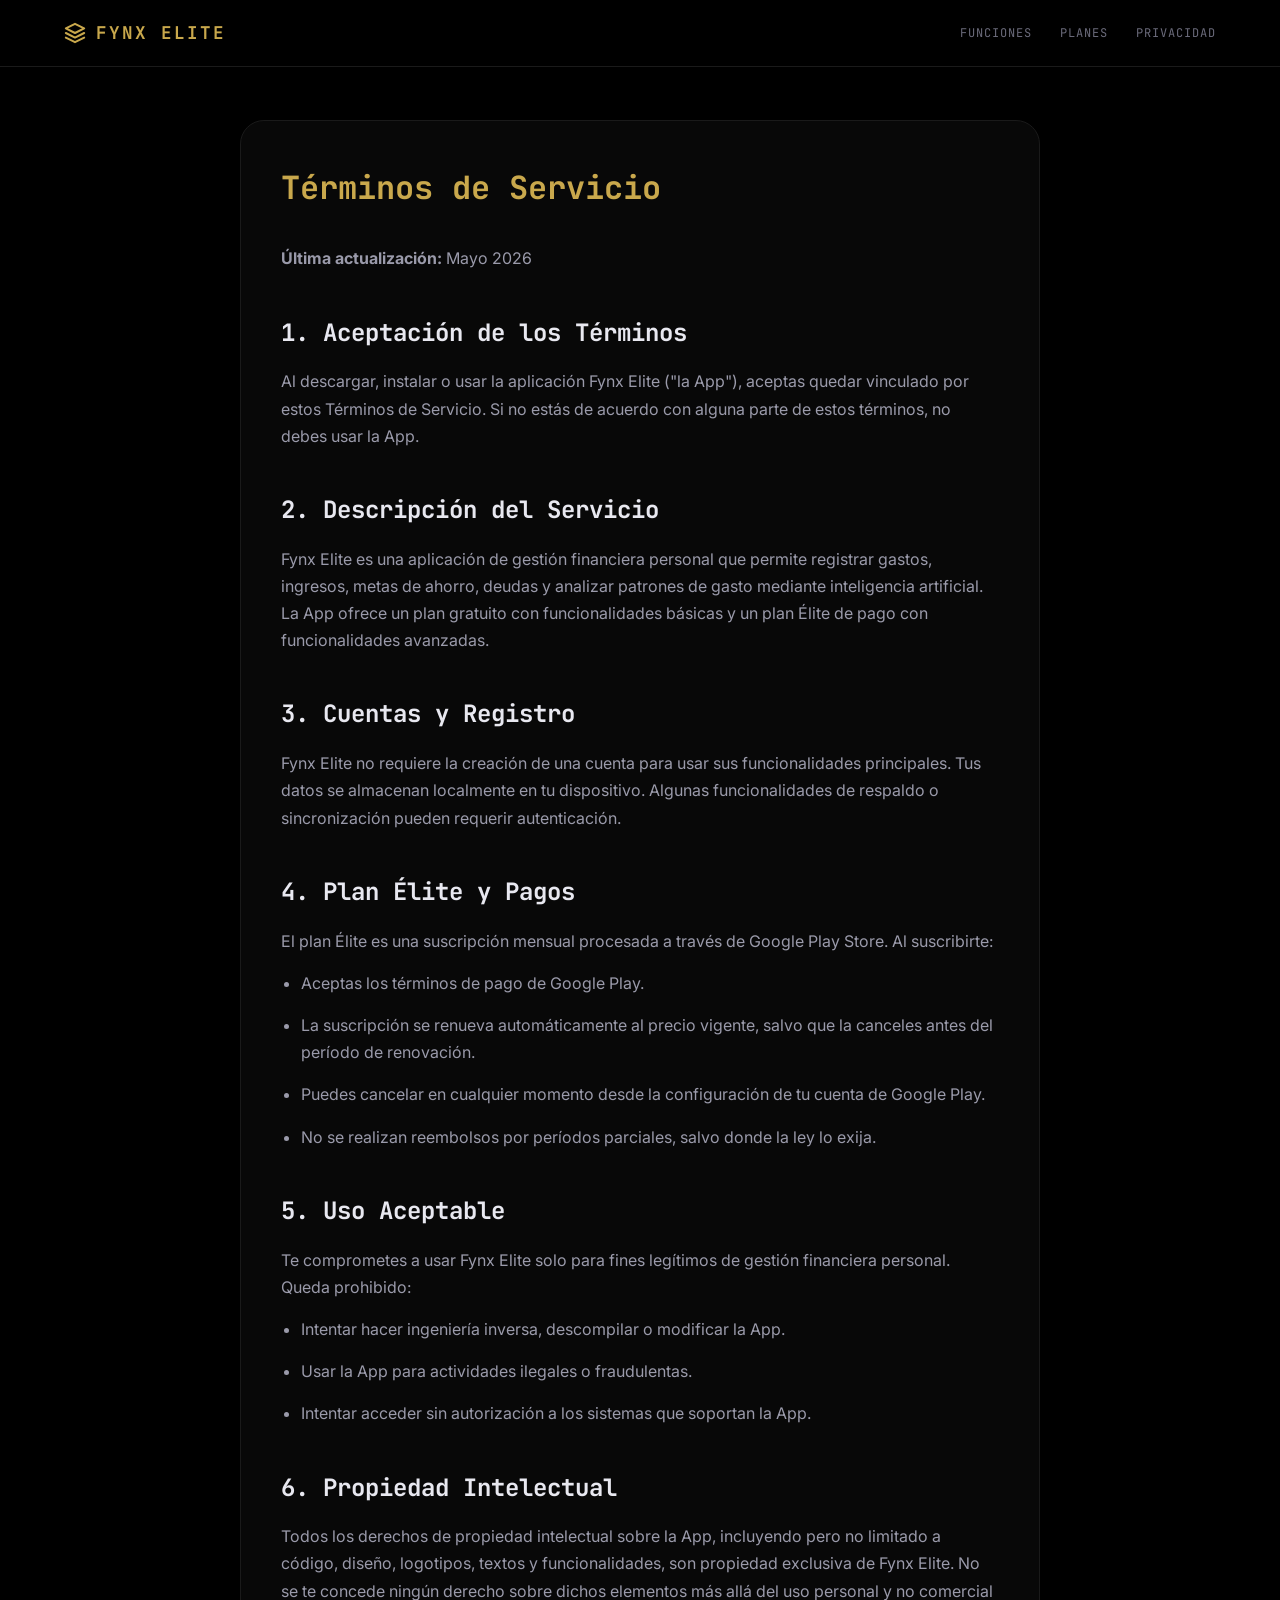
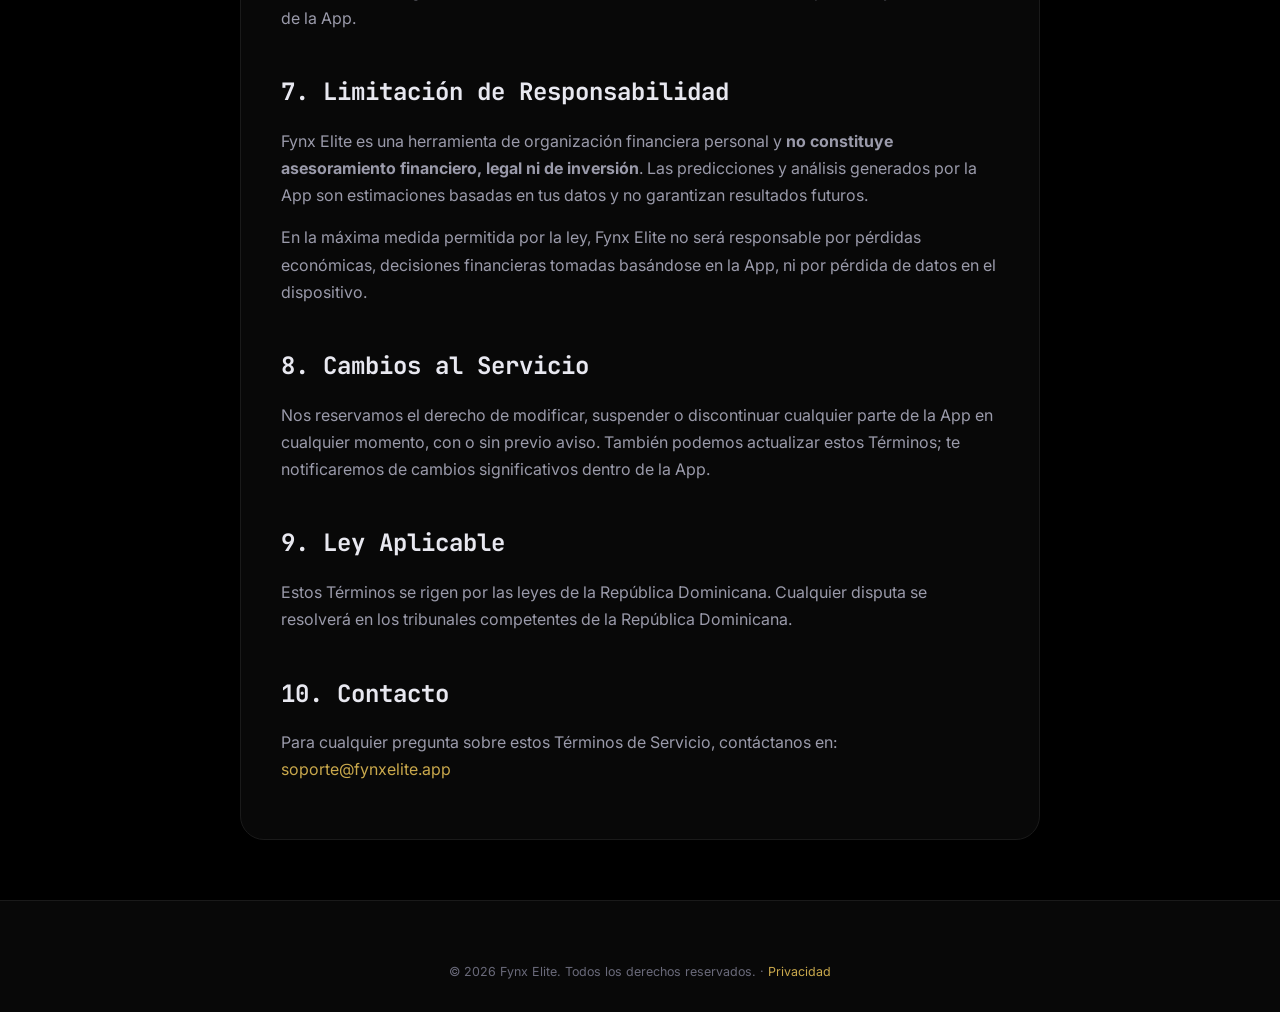
<file: terminos.html>
<!DOCTYPE html>
<html lang="es">
<head>
  <meta charset="UTF-8">
  <meta name="viewport" content="width=device-width, initial-scale=1.0">
  <title>Términos de Servicio | Fynx Elite</title>
  <meta name="description" content="Términos y condiciones de uso de la aplicación Fynx Elite.">
  <link rel="icon" type="image/png" href="assets/favicon.png">
  <link rel="preconnect" href="https://fonts.googleapis.com">
  <link rel="preconnect" href="https://fonts.gstatic.com" crossorigin>
  <link href="https://fonts.googleapis.com/css2?family=Inter:wght@400;500;700;800&family=JetBrains+Mono:wght@400;700&display=swap" rel="stylesheet">
  <link rel="stylesheet" href="css/styles.css?v=7">
</head>
<body>
  <nav id="navbar">
    <a href="/" class="logo">
      <svg width="22" height="22" viewBox="0 0 24 24" fill="none" stroke="currentColor" stroke-width="2.2" stroke-linecap="round" stroke-linejoin="round" style="color: var(--gold);">
        <path d="M12 2L2 7l10 5 10-5-10-5z"></path>
        <path d="M2 17l10 5 10-5"></path>
        <path d="M2 12l10 5 10-5"></path>
      </svg>
      FYNX ELITE
    </a>
    <div class="nav-links">
      <a href="/#features" class="mono">FUNCIONES</a>
      <a href="/#pricing" class="mono">PLANES</a>
      <a href="privacidad.html" class="mono">PRIVACIDAD</a>
    </div>
  </nav>

  <div class="legal-container">
    <h1>Términos de Servicio</h1>
    <p><strong>Última actualización:</strong> Mayo 2026</p>

    <h2>1. Aceptación de los Términos</h2>
    <p>Al descargar, instalar o usar la aplicación Fynx Elite ("la App"), aceptas quedar vinculado por estos Términos de Servicio. Si no estás de acuerdo con alguna parte de estos términos, no debes usar la App.</p>

    <h2>2. Descripción del Servicio</h2>
    <p>Fynx Elite es una aplicación de gestión financiera personal que permite registrar gastos, ingresos, metas de ahorro, deudas y analizar patrones de gasto mediante inteligencia artificial. La App ofrece un plan gratuito con funcionalidades básicas y un plan Élite de pago con funcionalidades avanzadas.</p>

    <h2>3. Cuentas y Registro</h2>
    <p>Fynx Elite no requiere la creación de una cuenta para usar sus funcionalidades principales. Tus datos se almacenan localmente en tu dispositivo. Algunas funcionalidades de respaldo o sincronización pueden requerir autenticación.</p>

    <h2>4. Plan Élite y Pagos</h2>
    <p>El plan Élite es una suscripción mensual procesada a través de Google Play Store. Al suscribirte:</p>
    <ul>
      <li>Aceptas los términos de pago de Google Play.</li>
      <li>La suscripción se renueva automáticamente al precio vigente, salvo que la canceles antes del período de renovación.</li>
      <li>Puedes cancelar en cualquier momento desde la configuración de tu cuenta de Google Play.</li>
      <li>No se realizan reembolsos por períodos parciales, salvo donde la ley lo exija.</li>
    </ul>

    <h2>5. Uso Aceptable</h2>
    <p>Te comprometes a usar Fynx Elite solo para fines legítimos de gestión financiera personal. Queda prohibido:</p>
    <ul>
      <li>Intentar hacer ingeniería inversa, descompilar o modificar la App.</li>
      <li>Usar la App para actividades ilegales o fraudulentas.</li>
      <li>Intentar acceder sin autorización a los sistemas que soportan la App.</li>
    </ul>

    <h2>6. Propiedad Intelectual</h2>
    <p>Todos los derechos de propiedad intelectual sobre la App, incluyendo pero no limitado a código, diseño, logotipos, textos y funcionalidades, son propiedad exclusiva de Fynx Elite. No se te concede ningún derecho sobre dichos elementos más allá del uso personal y no comercial de la App.</p>

    <h2>7. Limitación de Responsabilidad</h2>
    <p>Fynx Elite es una herramienta de organización financiera personal y <strong>no constituye asesoramiento financiero, legal ni de inversión</strong>. Las predicciones y análisis generados por la App son estimaciones basadas en tus datos y no garantizan resultados futuros.</p>
    <p>En la máxima medida permitida por la ley, Fynx Elite no será responsable por pérdidas económicas, decisiones financieras tomadas basándose en la App, ni por pérdida de datos en el dispositivo.</p>

    <h2>8. Cambios al Servicio</h2>
    <p>Nos reservamos el derecho de modificar, suspender o discontinuar cualquier parte de la App en cualquier momento, con o sin previo aviso. También podemos actualizar estos Términos; te notificaremos de cambios significativos dentro de la App.</p>

    <h2>9. Ley Aplicable</h2>
    <p>Estos Términos se rigen por las leyes de la República Dominicana. Cualquier disputa se resolverá en los tribunales competentes de la República Dominicana.</p>

    <h2>10. Contacto</h2>
    <p>Para cualquier pregunta sobre estos Términos de Servicio, contáctanos en: <a href="mailto:soporte@fynxelite.app" style="color: var(--gold);">soporte@fynxelite.app</a></p>
  </div>

  <footer>
    <div class="footer-bottom" style="border:none; padding-top:0;">
      <span>© 2026 Fynx Elite. Todos los derechos reservados. · <a href="privacidad.html" style="color:var(--gold)">Privacidad</a></span>
    </div>
  </footer>
</body>
</html>
</file>
<file: css/styles.css>
:root {
  --bg: #000000;
  --surface: #080808;
  --surface2: #121212;
  --surface3: #0d0d0d;
  --gold: #C9A84C;
  --gold-dim: #a88838;
  --gold-glow: rgba(201, 168, 76, 0.18);
  --gold-glow-strong: rgba(201, 168, 76, 0.35);
  --violet: #8B5CF6;
  --mint: #10B981;
  --rose: #EF4444;
  --text-main: #E8E8F0;
  --text-muted: #6A6A7A;
  --text-sub: #9A9AAA;
  --border: #1A1A1A;
  --border2: #242424;
  --radius: 20px;
}

*, *::before, *::after { margin: 0; padding: 0; box-sizing: border-box; }

html { scroll-behavior: smooth; overflow-x: hidden; }

body {
  font-family: 'Inter', -apple-system, sans-serif;
  background-color: var(--bg);
  color: var(--text-main);
  line-height: 1.7;
  overflow-x: hidden;
}

h1, h2, h3, .mono { font-family: 'JetBrains Mono', monospace; }

a { text-decoration: none; color: inherit; transition: all 0.3s ease; }
img { max-width: 100%; display: block; }

/* ─── UTILS ─── */
.gold-text { color: var(--gold); }
.container { max-width: 1100px; margin: 0 auto; padding: 0 5%; }

/* ─── ANIMATIONS ─── */
.fade-up {
  opacity: 0;
  transform: translateY(28px);
  transition: opacity 0.7s ease, transform 0.7s ease;
}
.fade-up.visible { opacity: 1; transform: translateY(0); }

/* ─── NAV ─── */
nav {
  position: fixed;
  top: 0; width: 100%;
  padding: 18px 5%;
  display: flex;
  justify-content: space-between;
  align-items: center;
  background: rgba(0,0,0,0.75);
  backdrop-filter: blur(16px);
  -webkit-backdrop-filter: blur(16px);
  z-index: 1000;
  border-bottom: 1px solid var(--border);
  transition: background 0.3s;
}

nav.scrolled {
  background: rgba(0,0,0,0.95);
  border-bottom-color: var(--border2);
}

.logo {
  font-family: 'JetBrains Mono', monospace;
  font-size: 1.1rem;
  font-weight: 700;
  color: var(--gold);
  letter-spacing: 2px;
  display: flex;
  align-items: center;
  gap: 10px;
}

.nav-links { display: flex; gap: 28px; }
.nav-links a {
  font-size: 0.75rem;
  color: var(--text-muted);
  letter-spacing: 1px;
  transition: color 0.2s;
}
.nav-links a:hover { color: var(--gold); }

/* Hamburger */
.hamburger {
  display: none;
  flex-direction: column;
  justify-content: center;
  gap: 5px;
  background: none;
  border: none;
  cursor: pointer;
  padding: 4px;
  width: 30px;
  height: 30px;
}
.hamburger span {
  display: block;
  height: 2px;
  background: var(--text-main);
  border-radius: 2px;
  transition: all 0.3s ease;
}
.hamburger.open span:nth-child(1) { transform: rotate(45deg) translate(5px, 5px); }
.hamburger.open span:nth-child(2) { opacity: 0; }
.hamburger.open span:nth-child(3) { transform: rotate(-45deg) translate(5px, -5px); }

/* Mobile menu */
.mobile-menu {
  display: none;
  position: fixed;
  top: 61px; left: 0; right: 0;
  background: rgba(8,8,8,0.98);
  backdrop-filter: blur(16px);
  z-index: 999;
  flex-direction: column;
  padding: 20px 5% 30px;
  gap: 20px;
  border-bottom: 1px solid var(--border2);
  transform: translateY(-10px);
  opacity: 0;
  transition: all 0.25s ease;
}
.mobile-menu.open {
  display: flex;
  transform: translateY(0);
  opacity: 1;
}
.mobile-menu a {
  font-size: 0.85rem;
  color: var(--text-sub);
  letter-spacing: 1.5px;
}
.mobile-menu a:hover { color: var(--gold); }

/* ─── HERO ─── */
.hero {
  display: flex;
  flex-direction: column;
  justify-content: flex-start;
  align-items: center;
  text-align: center;
  padding: 140px 5% 70px;
  position: relative;
  overflow: hidden;
}

.hero-glow {
  position: absolute;
  width: 70vw; height: 70vw;
  max-width: 800px; max-height: 800px;
  background: radial-gradient(circle, var(--gold-glow) 0%, transparent 65%);
  top: -15vh; left: 50%;
  transform: translateX(-50%);
  z-index: 0;
  pointer-events: none;
}

.hero-grid {
  position: absolute;
  inset: 0;
  background-image:
    linear-gradient(rgba(201, 168, 76, 0.03) 1px, transparent 1px),
    linear-gradient(90deg, rgba(201, 168, 76, 0.03) 1px, transparent 1px);
  background-size: 60px 60px;
  z-index: 0;
  pointer-events: none;
  mask-image: radial-gradient(ellipse at center, transparent 20%, black 70%);
  -webkit-mask-image: radial-gradient(ellipse at center, transparent 20%, black 70%);
}

.hero > * { position: relative; z-index: 1; }

.hero-badge {
  display: inline-flex;
  align-items: center;
  gap: 8px;
  background: rgba(201, 168, 76, 0.1);
  border: 1px solid rgba(201, 168, 76, 0.3);
  color: var(--gold);
  font-size: 0.75rem;
  font-weight: 600;
  letter-spacing: 1.5px;
  padding: 6px 16px;
  border-radius: 30px;
  margin-bottom: 24px;
  text-transform: uppercase;
}

.hero h1 {
  font-size: clamp(2.4rem, 6vw, 5rem);
  font-weight: 800;
  letter-spacing: -1.5px;
  line-height: 1.1;
  margin-bottom: 24px;
  color: #fff;
}

.hero p {
  font-size: clamp(1rem, 2vw, 1.25rem);
  color: var(--text-muted);
  max-width: 580px;
  margin-bottom: 48px;
  line-height: 1.7;
}

.hero-ctas {
  display: flex;
  flex-direction: column;
  align-items: center;
  gap: 20px;
  width: 100%;
}

/* Play Store Button */
.play-store-btn {
  display: inline-flex;
  align-items: center;
  gap: 12px;
  background: var(--gold);
  color: #000;
  font-weight: 800;
  font-size: 1rem;
  padding: 16px 32px;
  border-radius: 50px;
  letter-spacing: 0.3px;
  box-shadow: 0 8px 30px var(--gold-glow-strong);
  transition: transform 0.25s ease, box-shadow 0.25s ease;
}
.play-store-btn:hover {
  transform: translateY(-3px) scale(1.02);
  box-shadow: 0 16px 40px var(--gold-glow-strong);
  color: #000;
}
.play-store-btn--large {
  padding: 20px 40px;
  font-size: 1.1rem;
}

/* Waitlist */
.waitlist-label {
  font-size: 0.8rem;
  color: var(--text-muted);
  margin-bottom: 10px;
  text-align: center;
}

.waitlist-container {
  width: 100%;
  max-width: 460px;
  display: flex;
  flex-direction: column;
  align-items: center;
}

.waitlist-form {
  display: flex;
  align-items: center;
  width: 100%;
  gap: 8px;
  background: rgba(20,20,20,0.7);
  padding: 6px;
  border-radius: 50px;
  border: 1px solid rgba(255,255,255,0.08);
  backdrop-filter: blur(10px);
}

.waitlist-form input {
  flex: 1;
  background: transparent;
  border: none;
  padding: 10px 18px;
  color: var(--text-main);
  font-family: 'Inter', sans-serif;
  font-size: 0.95rem;
  outline: none;
}
.waitlist-form input::placeholder { color: var(--text-muted); }

.btn-primary {
  display: inline-block;
  padding: 11px 22px;
  background: var(--gold);
  color: #000;
  font-weight: 700;
  font-size: 0.9rem;
  border-radius: 40px;
  border: none;
  cursor: pointer;
  white-space: nowrap;
  letter-spacing: 0.5px;
  transition: transform 0.2s, box-shadow 0.2s;
}
.btn-primary:hover {
  box-shadow: 0 0 20px var(--gold-glow-strong);
}

.hero-privacy-link {
  margin-top: 12px;
  font-size: 0.78rem;
  color: var(--text-muted);
  text-decoration: underline;
  opacity: 0.7;
}
.hero-privacy-link:hover { color: var(--gold); opacity: 1; }

.waitlist-message {
  margin-top: 12px;
  font-size: 0.9rem;
  min-height: 22px;
}
.waitlist-message.success { color: var(--mint); }
.waitlist-message.error { color: var(--rose); }

/* ─── STATS BAR ─── */
.stats-bar {
  display: flex;
  justify-content: center;
  align-items: center;
  gap: 0;
  background: var(--surface);
  border-top: 1px solid var(--border);
  border-bottom: 1px solid var(--border);
  padding: 28px 5%;
  flex-wrap: wrap;
  gap: 0;
}

.stat-item {
  display: flex;
  flex-direction: column;
  align-items: center;
  padding: 0 40px;
  gap: 4px;
}

.stat-value {
  font-family: 'JetBrains Mono', monospace;
  font-size: 1.6rem;
  font-weight: 700;
}

.stat-label {
  font-size: 0.75rem;
  color: var(--text-muted);
  text-transform: uppercase;
  letter-spacing: 1px;
}

.stat-divider {
  width: 1px;
  height: 40px;
  background: var(--border2);
}

/* ─── FEATURES / ABOUT ─── */
.about {
  padding: 110px 5%;
  background: var(--surface);
  text-align: center;
}

.about h2 {
  font-size: clamp(1.8rem, 4vw, 2.8rem);
  color: var(--gold);
  margin-bottom: 20px;
}

.about-content {
  max-width: 700px;
  margin: 0 auto 70px;
  color: var(--text-muted);
  font-size: 1.05rem;
}

.features-grid {
  display: grid;
  grid-template-columns: repeat(auto-fit, minmax(280px, 1fr));
  gap: 24px;
  max-width: 1100px;
  margin: 0 auto;
}

.feature-card {
  background: var(--bg);
  padding: 32px 28px;
  border-radius: var(--radius);
  border: 1px solid var(--border);
  text-align: left;
  transition: transform 0.3s ease, border-color 0.3s ease, box-shadow 0.3s ease;
}
.feature-card:hover {
  transform: translateY(-6px);
  border-color: rgba(201, 168, 76, 0.4);
  box-shadow: 0 20px 50px rgba(0,0,0,0.4);
}

.feature-icon {
  font-size: 2rem;
  margin-bottom: 16px;
}

.feature-card h3 {
  font-size: 1rem;
  color: var(--text-main);
  margin-bottom: 10px;
  letter-spacing: 0.5px;
}

.feature-card p {
  color: var(--text-muted);
  font-size: 0.9rem;
  line-height: 1.6;
}

/* ─── DEMO ─── */
.demo-section {
  padding: 100px 5%;
  background: linear-gradient(180deg, var(--bg) 0%, var(--surface) 100%);
  display: flex;
  flex-direction: column;
  align-items: center;
}

.demo-wrapper {
  width: 100%;
  max-width: 375px;
  height: 750px;
  background: #000;
  border-radius: 50px;
  border: 10px solid #1A1A1A;
  box-shadow: 0 50px 120px rgba(0,0,0,0.9), 0 0 60px var(--gold-glow);
  position: relative;
  overflow: hidden;
}

.demo-phone-notch {
  position: absolute;
  top: 0; left: 50%;
  transform: translateX(-50%);
  width: 120px; height: 28px;
  background: #1A1A1A;
  border-radius: 0 0 20px 20px;
  z-index: 10;
}

.demo-iframe {
  width: 100%;
  height: 100%;
  border: none;
}

/* ─── PRICING ─── */
.pricing-section {
  padding: 110px 5%;
  background: var(--bg);
  text-align: center;
}

.pricing-section h2 {
  font-size: clamp(1.8rem, 4vw, 2.8rem);
  color: var(--text-main);
  margin-bottom: 12px;
}

.pricing-subtitle {
  color: var(--text-muted);
  font-size: 1rem;
  margin-bottom: 60px;
}

.pricing-grid {
  display: grid;
  grid-template-columns: repeat(auto-fit, minmax(280px, 380px));
  gap: 24px;
  justify-content: center;
  max-width: 900px;
  margin: 0 auto;
}

.pricing-card {
  background: var(--surface);
  border: 1px solid var(--border);
  border-radius: 24px;
  padding: 40px 36px;
  text-align: left;
  position: relative;
  transition: transform 0.3s ease;
}

.pricing-card:hover { transform: translateY(-6px); }

.pricing-card--elite {
  border-color: rgba(201, 168, 76, 0.5);
  background: linear-gradient(135deg, #0d0d0d 0%, #110f00 100%);
  box-shadow: 0 0 60px rgba(201, 168, 76, 0.08);
}

.pricing-badge {
  position: absolute;
  top: -14px; left: 50%;
  transform: translateX(-50%);
  background: var(--gold);
  color: #000;
  font-size: 0.7rem;
  font-weight: 800;
  letter-spacing: 1.5px;
  padding: 5px 16px;
  border-radius: 20px;
  white-space: nowrap;
}

.pricing-tier {
  font-family: 'JetBrains Mono', monospace;
  font-size: 0.75rem;
  font-weight: 700;
  letter-spacing: 2px;
  color: var(--text-muted);
  margin-bottom: 12px;
}

.pricing-price {
  font-family: 'JetBrains Mono', monospace;
  font-size: 2.4rem;
  font-weight: 700;
  color: var(--text-main);
  margin-bottom: 30px;
}
.pricing-price span {
  font-size: 1rem;
  font-weight: 400;
  color: var(--text-muted);
}

.pricing-features {
  list-style: none;
  display: flex;
  flex-direction: column;
  gap: 12px;
  margin-bottom: 36px;
}

.pricing-features li {
  font-size: 0.9rem;
  color: var(--text-sub);
}
.pricing-features li.muted { color: var(--text-muted); opacity: 0.5; }

.pricing-btn {
  display: block;
  text-align: center;
  padding: 15px 24px;
  border-radius: 14px;
  font-size: 0.95rem;
  width: 100%;
}

.pricing-btn-outline {
  display: block;
  text-align: center;
  padding: 14px 24px;
  border-radius: 14px;
  border: 1px solid var(--border2);
  color: var(--text-sub);
  font-size: 0.95rem;
  font-weight: 600;
  width: 100%;
  transition: border-color 0.2s, color 0.2s;
}
.pricing-btn-outline:hover { border-color: var(--gold); color: var(--gold); }

/* ─── SCREENSHOTS ─── */
.screenshots {
  padding: 110px 5%;
  background: var(--surface);
  text-align: center;
}

.screenshots h2 {
  font-size: clamp(1.8rem, 4vw, 2.8rem);
  color: var(--violet);
  margin-bottom: 12px;
}

.gallery {
  display: flex;
  justify-content: center;
  gap: 36px;
  flex-wrap: wrap;
  margin-top: 20px;
}

.mockup {
  width: 240px;
  border-radius: 36px;
  border: 8px solid var(--surface2);
  box-shadow: 0 20px 60px rgba(0,0,0,0.6);
  overflow: hidden;
  transition: transform 0.5s cubic-bezier(0.175, 0.885, 0.32, 1.275), box-shadow 0.5s;
  position: relative;
}
.mockup img { width: 100%; display: block; }
.mockup:hover {
  transform: scale(1.06) translateY(-12px);
  box-shadow: 0 40px 80px var(--gold-glow), 0 0 0 1px rgba(201,168,76,0.3);
}

.mockup-label {
  position: absolute;
  bottom: 0; left: 0; right: 0;
  background: linear-gradient(to top, rgba(0,0,0,0.9), transparent);
  color: var(--text-sub);
  font-family: 'JetBrains Mono', monospace;
  font-size: 0.7rem;
  letter-spacing: 2px;
  padding: 20px 12px 12px;
  text-align: center;
}

/* ─── REVIEWS ─── */
.reviews-section {
  padding: 110px 5%;
  background: var(--bg);
  text-align: center;
}

.reviews-section h2 {
  font-size: clamp(1.8rem, 4vw, 2.8rem);
  color: var(--text-main);
  margin-bottom: 50px;
}

.reviews-grid {
  display: grid;
  grid-template-columns: repeat(auto-fit, minmax(260px, 1fr));
  gap: 24px;
  max-width: 1000px;
  margin: 0 auto;
}

.review-card {
  background: var(--surface);
  border: 1px solid var(--border);
  border-radius: var(--radius);
  padding: 28px;
  text-align: left;
  transition: border-color 0.3s, transform 0.3s;
}
.review-card:hover {
  border-color: rgba(201,168,76,0.3);
  transform: translateY(-4px);
}

.review-stars {
  color: var(--gold);
  font-size: 1rem;
  letter-spacing: 2px;
  margin-bottom: 14px;
}

.review-text {
  color: var(--text-sub);
  font-size: 0.9rem;
  line-height: 1.7;
  margin-bottom: 16px;
  font-style: italic;
}

.review-author {
  font-size: 0.78rem;
  color: var(--text-muted);
  font-family: 'JetBrains Mono', monospace;
}

/* ─── FAQ ─── */
.faq-section {
  padding: 110px 5%;
  background: var(--surface);
}

.faq-section h2 {
  font-size: clamp(1.8rem, 4vw, 2.8rem);
  color: var(--text-main);
  margin-bottom: 50px;
  text-align: center;
}

.faq-list {
  max-width: 750px;
  margin: 0 auto;
  display: flex;
  flex-direction: column;
  gap: 12px;
}

.faq-item {
  background: var(--bg);
  border: 1px solid var(--border);
  border-radius: 14px;
  overflow: hidden;
  transition: border-color 0.3s;
}
.faq-item:has(.faq-question[aria-expanded="true"]) {
  border-color: rgba(201, 168, 76, 0.4);
}

.faq-question {
  width: 100%;
  display: flex;
  justify-content: space-between;
  align-items: center;
  padding: 20px 24px;
  background: none;
  border: none;
  color: var(--text-main);
  font-family: 'Inter', sans-serif;
  font-size: 0.95rem;
  font-weight: 600;
  text-align: left;
  cursor: pointer;
  transition: color 0.2s;
  gap: 16px;
}
.faq-question:hover { color: var(--gold); }

.faq-icon {
  color: var(--gold);
  font-size: 1.4rem;
  font-weight: 300;
  flex-shrink: 0;
  transition: transform 0.3s ease;
}
.faq-question[aria-expanded="true"] .faq-icon { transform: rotate(45deg); }

.faq-answer {
  max-height: 0;
  overflow: hidden;
  transition: max-height 0.4s ease, padding 0.3s ease;
}
.faq-answer.open {
  max-height: 300px;
}

.faq-answer p {
  padding: 0 24px 22px;
  color: var(--text-muted);
  font-size: 0.9rem;
  line-height: 1.7;
}
.faq-answer strong { color: var(--text-sub); }

/* ─── CTA SECTION ─── */
.cta-section {
  padding: 120px 5%;
  background: linear-gradient(135deg, #000 0%, #0d0a00 50%, #000 100%);
  text-align: center;
  position: relative;
  overflow: hidden;
}
.cta-section::before {
  content: '';
  position: absolute;
  width: 80vw; height: 80vw;
  background: radial-gradient(circle, var(--gold-glow) 0%, transparent 60%);
  top: 50%; left: 50%;
  transform: translate(-50%, -50%);
  pointer-events: none;
}
.cta-section h2 {
  font-size: clamp(1.8rem, 4vw, 3rem);
  color: var(--text-main);
  margin-bottom: 16px;
  position: relative;
}
.cta-section p {
  color: var(--text-muted);
  margin-bottom: 40px;
  font-size: 1.05rem;
  position: relative;
}
.cta-section .play-store-btn { position: relative; }

/* ─── FOOTER ─── */
footer {
  background: var(--surface);
  border-top: 1px solid var(--border);
  padding: 60px 5% 30px;
}

.footer-top {
  display: grid;
  grid-template-columns: 2fr 1fr 1fr 1fr;
  gap: 40px;
  margin-bottom: 50px;
}

.footer-brand { display: flex; flex-direction: column; gap: 12px; }
.footer-tagline { font-size: 0.85rem; color: var(--text-muted); }

.footer-col {
  display: flex;
  flex-direction: column;
  gap: 10px;
}
.footer-col-title {
  font-family: 'JetBrains Mono', monospace;
  font-size: 0.7rem;
  color: var(--text-muted);
  letter-spacing: 2px;
  text-transform: uppercase;
  margin-bottom: 6px;
}
.footer-col a {
  font-size: 0.85rem;
  color: var(--text-sub);
  transition: color 0.2s;
}
.footer-col a:hover { color: var(--gold); }

.footer-bottom {
  border-top: 1px solid var(--border);
  padding-top: 24px;
  text-align: center;
  font-size: 0.78rem;
  color: var(--text-muted);
}

/* ─── LEGAL ─── */
.legal-container {
  max-width: 800px;
  margin: 120px auto 60px;
  padding: 40px;
  background: var(--surface);
  border-radius: 24px;
  border: 1px solid var(--border);
}
.legal-container h1 { color: var(--gold); margin-bottom: 30px; }
.legal-container h2 { margin-top: 40px; margin-bottom: 15px; color: var(--text-main); }
.legal-container p, .legal-container li { color: var(--text-sub); margin-bottom: 15px; }
.legal-container ul { padding-left: 20px; margin-bottom: 20px; }

/* ─── RESPONSIVE ─── */
@media (max-width: 768px) {
  .nav-links { display: none; }
  .hamburger { display: flex; }

  .stats-bar { gap: 8px; }
  .stat-item { padding: 10px 20px; }
  .stat-divider { display: none; }

  .footer-top {
    grid-template-columns: 1fr 1fr;
    gap: 30px;
  }
  .footer-brand { grid-column: 1 / -1; }

  .demo-wrapper {
    max-width: 100%;
    height: 100vw;
    min-height: 600px;
  }
}

@media (max-width: 500px) {
  .waitlist-form {
    flex-direction: column;
    border-radius: 20px;
    padding: 12px;
  }
  .waitlist-form input { text-align: center; }
  .waitlist-form .btn-primary { width: 100%; text-align: center; }

  .demo-section { padding: 40px 0; }
  .demo-wrapper {
    border-radius: 0;
    border: none;
    box-shadow: none;
    height: 100vh;
    max-height: 700px;
  }
  .demo-phone-notch { display: none; }

  .footer-top { grid-template-columns: 1fr; }

  .play-store-btn { padding: 14px 24px; font-size: 0.9rem; }
}
</file>
